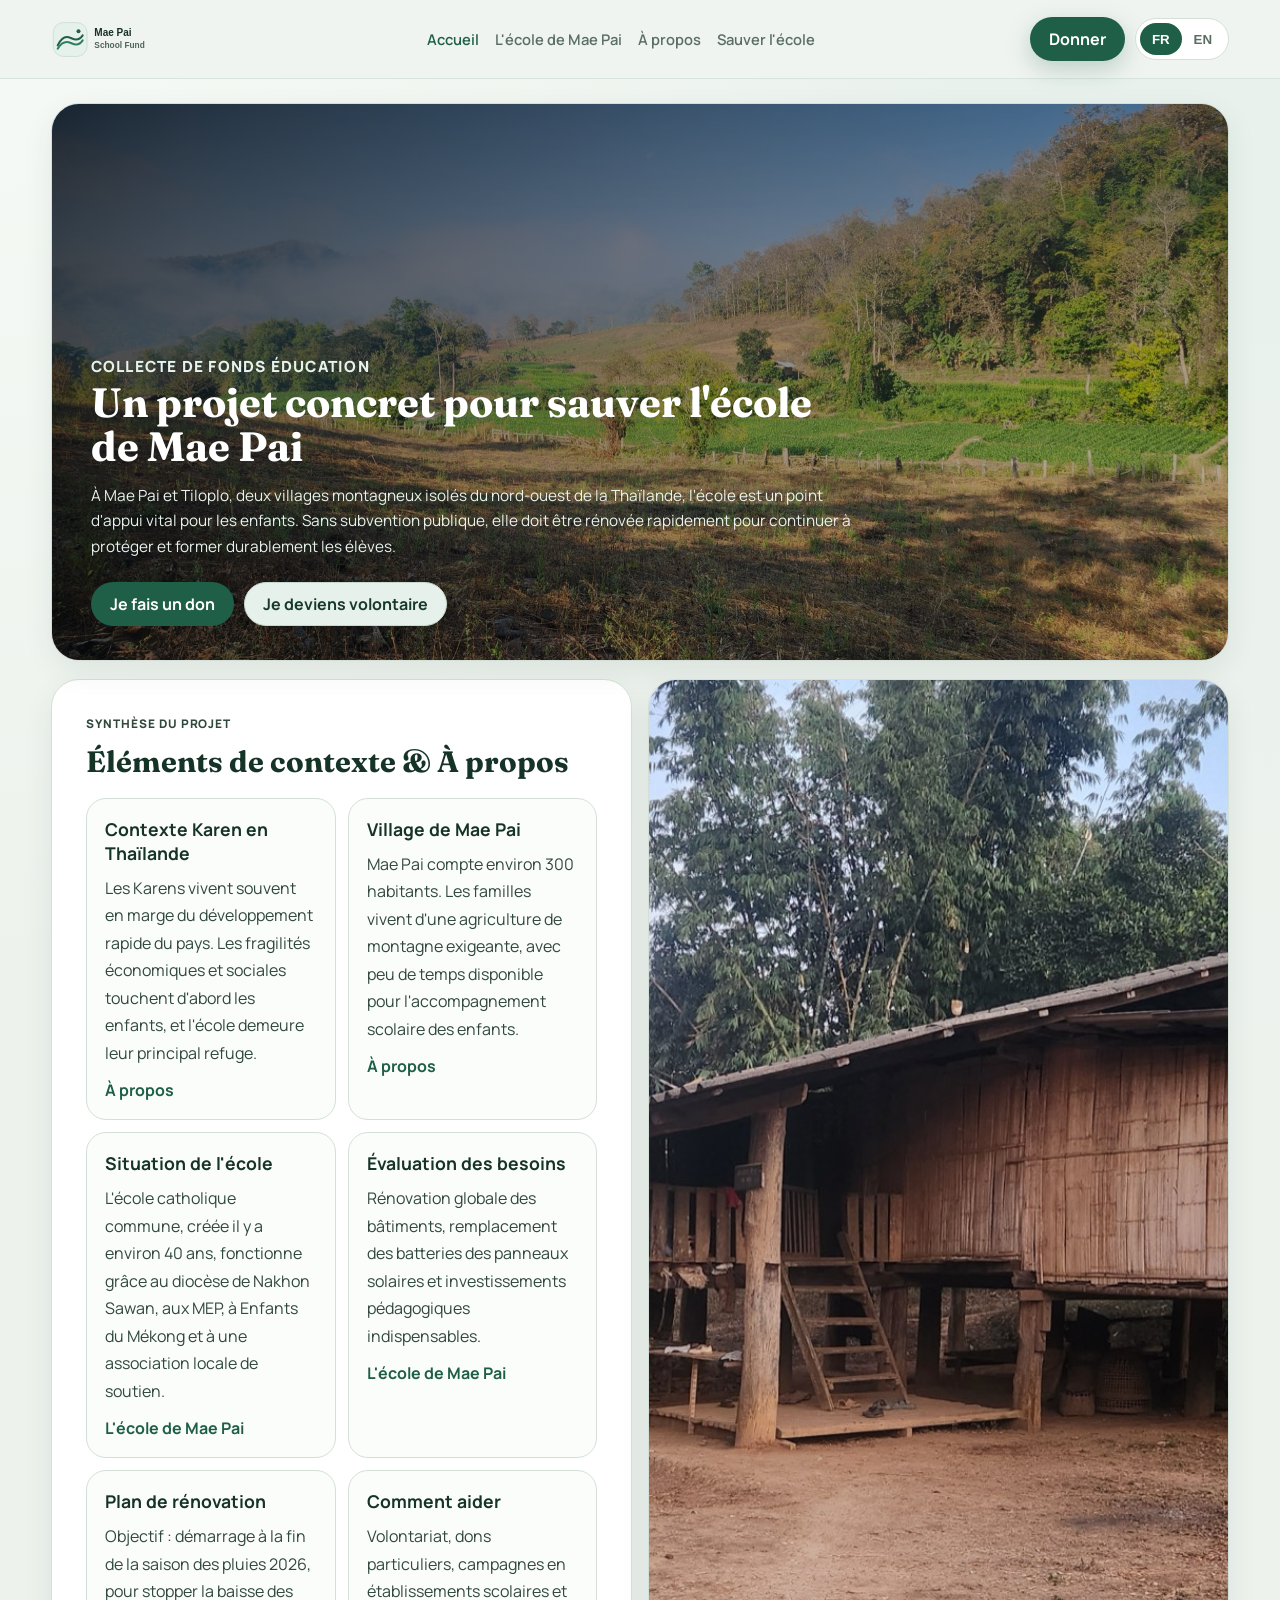
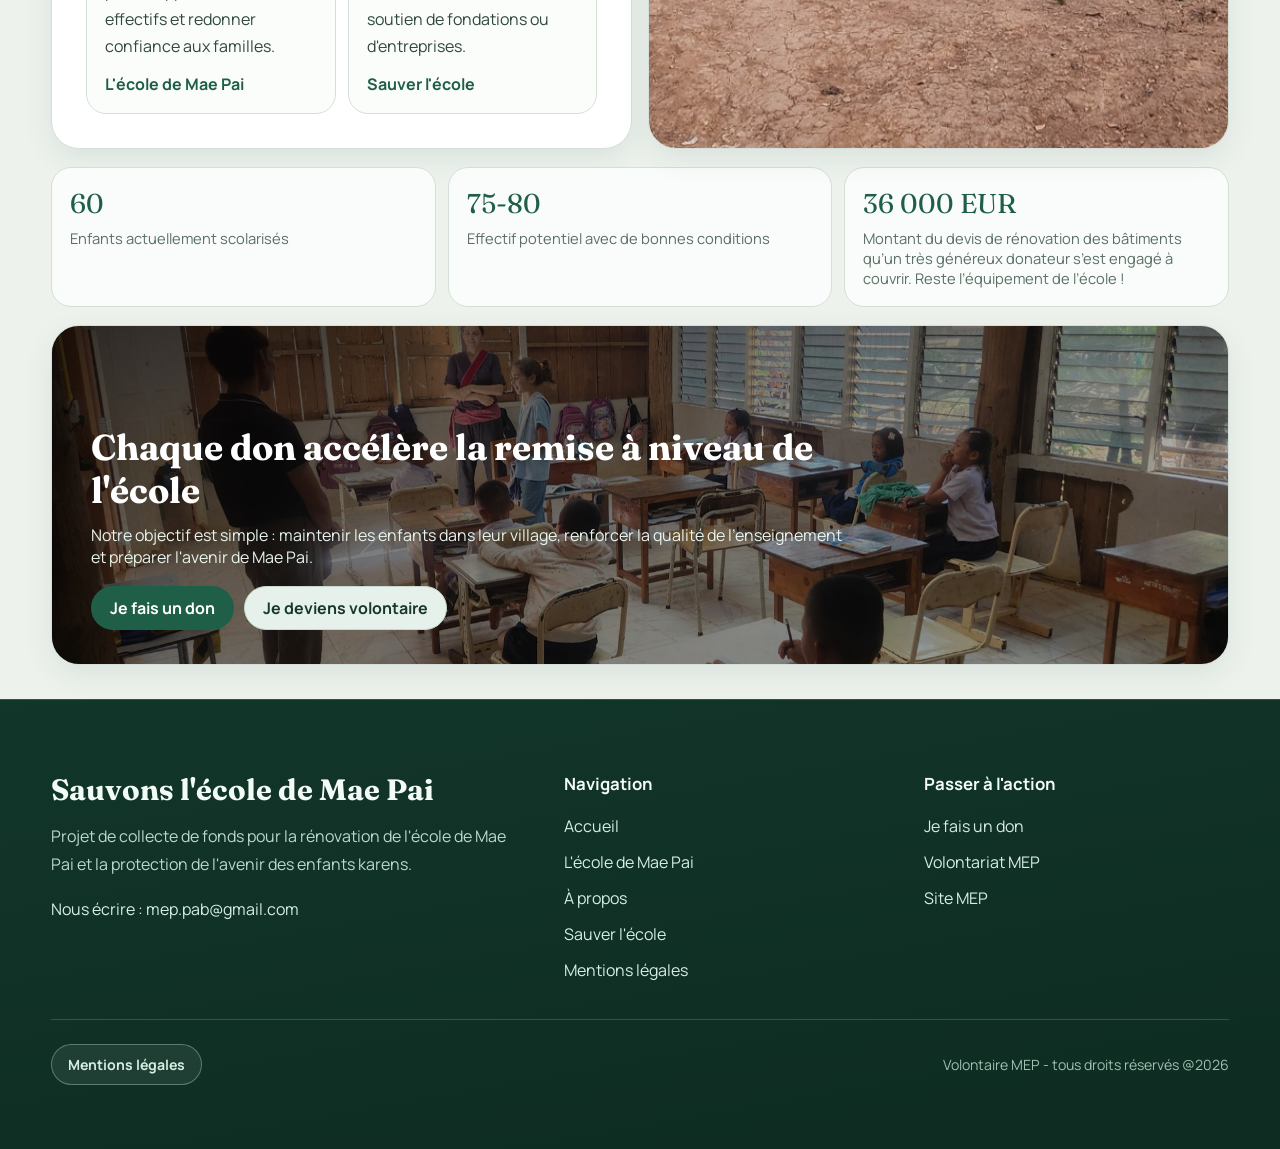
<file: index.html>
<!doctype html>
<html lang="fr">
  <head>
    <meta charset="UTF-8" />
    <meta name="viewport" content="width=device-width, initial-scale=1.0" />
    <title>Sauvons l'école de Mae Pai | Mae Pai School Fund</title>
    <meta name="description" content="Collecte de fonds pour la rénovation de l'école de Mae Pai en Thaïlande." />
    <meta name="theme-color" content="#1f5f47" />
    <link rel="icon" type="image/svg+xml" href="./assets/favicon.svg" />
    <link rel="preconnect" href="https://fonts.googleapis.com" />
    <link rel="preconnect" href="https://fonts.gstatic.com" crossorigin />
    <link href="https://fonts.googleapis.com/css2?family=Fraunces:opsz,wght@9..144,600;9..144,700&family=Manrope:wght@400;500;600;700;800&display=swap" rel="stylesheet" />
    <link rel="preload" as="image" href="./assets/images/accueil-20260207_091604.jpg" />
    <link rel="stylesheet" href="./styles.css?v=20260302b" />
  </head>
  <body data-page="home" data-title-key="home.title">
    <header class="site-header">
      <div class="container header-row">
        <a class="brand" href="./index.html"><img src="./assets/logo-maepai.svg" alt="Mae Pai School Fund" /></a>
        <nav class="main-nav" id="main-nav">
          <a href="./index.html" data-nav="home" data-i18n="common.navHome"></a>
          <a href="./ecole-mae-pai.html" data-nav="school" data-i18n="common.navSchool"></a>
          <a href="./a-propos.html" data-nav="about" data-i18n="common.navAbout"></a>
          <a href="./sauver-ecole-mae-pai.html" data-nav="save" data-i18n="common.navSave"></a>
          <div class="nav-lang">
            <div class="lang-toggle" role="group" aria-label="Language switch"><button type="button" data-lang="fr">FR</button><button type="button" data-lang="en">EN</button></div>
          </div>
        </nav>
        <div class="header-actions">
          <a class="donate-btn" data-link="donate" target="_blank" rel="noreferrer" data-i18n="common.donate"></a>
          <div class="lang-toggle desktop-lang" role="group" aria-label="Language switch"><button type="button" data-lang="fr">FR</button><button type="button" data-lang="en">EN</button></div>
        </div>
        <button class="menu-toggle" id="menu-toggle" type="button" aria-label="Ouvrir le menu" aria-expanded="false">
          <span></span><span></span><span></span>
        </button>
      </div>
    </header>

    <main class="page-main">
      <section class="container card hero">
        <img src="./assets/images/accueil-20260207_091604.jpg" alt="Village de Mae Pai" width="1800" height="1014" fetchpriority="high" />
        <div class="hero-overlay"></div>
        <div class="hero-content">
          <p class="eyebrow" data-i18n="home.heroKicker"></p>
          <h1 data-i18n="home.heroTitle"></h1>
          <p data-i18n="home.heroText"></p>
          <div class="hero-actions">
            <a class="btn btn-primary" data-link="donate" target="_blank" rel="noreferrer" data-i18n="common.ctaDonate"></a>
            <a class="btn btn-secondary" data-link="volunteer" target="_blank" rel="noreferrer" data-i18n="common.ctaVolunteer"></a>
          </div>
        </div>
      </section>

      <section class="container section section-grid">
        <article class="card text-card">
          <p class="label" data-i18n="home.quickLabel"></p>
          <h2 data-i18n="home.quickTitle"></h2>
          <div class="quick-links" style="margin-top: 18px">
            <article class="info-card"><h3 data-i18n="home.card1Title"></h3><p data-i18n="home.card1Text"></p><a href="./a-propos.html" data-i18n="common.navAbout"></a></article>
            <article class="info-card"><h3 data-i18n="home.card2Title"></h3><p data-i18n="home.card2Text"></p><a href="./a-propos.html" data-i18n="common.navAbout"></a></article>
            <article class="info-card"><h3 data-i18n="home.card3Title"></h3><p data-i18n="home.card3Text"></p><a href="./ecole-mae-pai.html" data-i18n="common.navSchool"></a></article>
            <article class="info-card"><h3 data-i18n="home.card4Title"></h3><p data-i18n="home.card4Text"></p><a href="./ecole-mae-pai.html#besoins" data-i18n="common.navSchool"></a></article>
            <article class="info-card"><h3 data-i18n="home.card5Title"></h3><p data-i18n="home.card5Text"></p><a href="./ecole-mae-pai.html#plan" data-i18n="common.navSchool"></a></article>
            <article class="info-card"><h3 data-i18n="home.card6Title"></h3><p data-i18n="home.card6Text"></p><a href="./sauver-ecole-mae-pai.html" data-i18n="common.navSave"></a></article>
          </div>
        </article>
        <article class="card media-card">
          <img src="./assets/images/village-20260130_182746.jpg" alt="Maison du village" width="1800" height="1014" loading="lazy" decoding="async" />
        </article>
      </section>

      <section class="container section stats">
        <article class="stat"><p class="value" data-i18n="home.stats1Value"></p><p class="name" data-i18n="home.stats1Name"></p></article>
        <article class="stat"><p class="value" data-i18n="home.stats2Value"></p><p class="name" data-i18n="home.stats2Name"></p></article>
        <article class="stat"><p class="value" data-i18n="home.stats3Value"></p><p class="name" data-i18n="home.stats3Name"></p></article>
      </section>

      <section class="container card spotlight-cta">
        <img src="./assets/images/volontariat-20260209_142952.jpg" alt="Enfants de Mae Pai" width="1800" height="1014" loading="lazy" decoding="async" />
        <div class="spotlight-overlay"></div>
        <div class="spotlight-content">
          <h2 data-i18n="home.lastTitle"></h2>
          <p data-i18n="home.lastText"></p>
          <div class="spotlight-actions">
            <a class="btn btn-primary" data-link="donate" target="_blank" rel="noreferrer" data-i18n="common.ctaDonate"></a>
            <a class="btn btn-secondary" data-link="volunteer" target="_blank" rel="noreferrer" data-i18n="common.ctaVolunteer"></a>
          </div>
        </div>
      </section>
    </main>

    <footer class="site-footer">
      <div class="container footer-wrap">
        <div class="footer-top">
          <div>
            <h2 data-i18n="common.footerTitle"></h2>
            <p data-i18n="common.footerText"></p>
            <div class="footer-links"><a href="mailto:mep.pab@gmail.com" data-i18n="common.footerContact"></a></div>
          </div>
          <div>
            <h3 data-i18n="common.footerNavTitle"></h3>
            <div class="footer-nav">
              <a href="./index.html" data-i18n="common.navHome"></a>
              <a href="./ecole-mae-pai.html" data-i18n="common.navSchool"></a>
              <a href="./a-propos.html" data-i18n="common.navAbout"></a>
              <a href="./sauver-ecole-mae-pai.html" data-i18n="common.navSave"></a>
              <a href="./mentions-legales.html" data-i18n="common.legalPage"></a>
            </div>
          </div>
          <div>
            <h3 data-i18n="common.footerActionTitle"></h3>
            <div class="footer-actions">
              <a data-link="donate" target="_blank" rel="noreferrer" data-i18n="common.ctaDonate"></a>
              <a data-link="volunteer" target="_blank" rel="noreferrer" data-i18n="common.volunteerSite"></a>
              <a data-link="mep" target="_blank" rel="noreferrer" data-i18n="common.mepSite"></a>
            </div>
          </div>
        </div>
        <div class="footer-bottom"><a class="footer-legal-link" href="./mentions-legales.html" data-i18n="common.legalPage"></a><span data-i18n="common.footerRights"></span></div>
      </div>
    </footer>

    <script src="./app.js?v=20260302b" defer></script>
  </body>
</html>
</file>
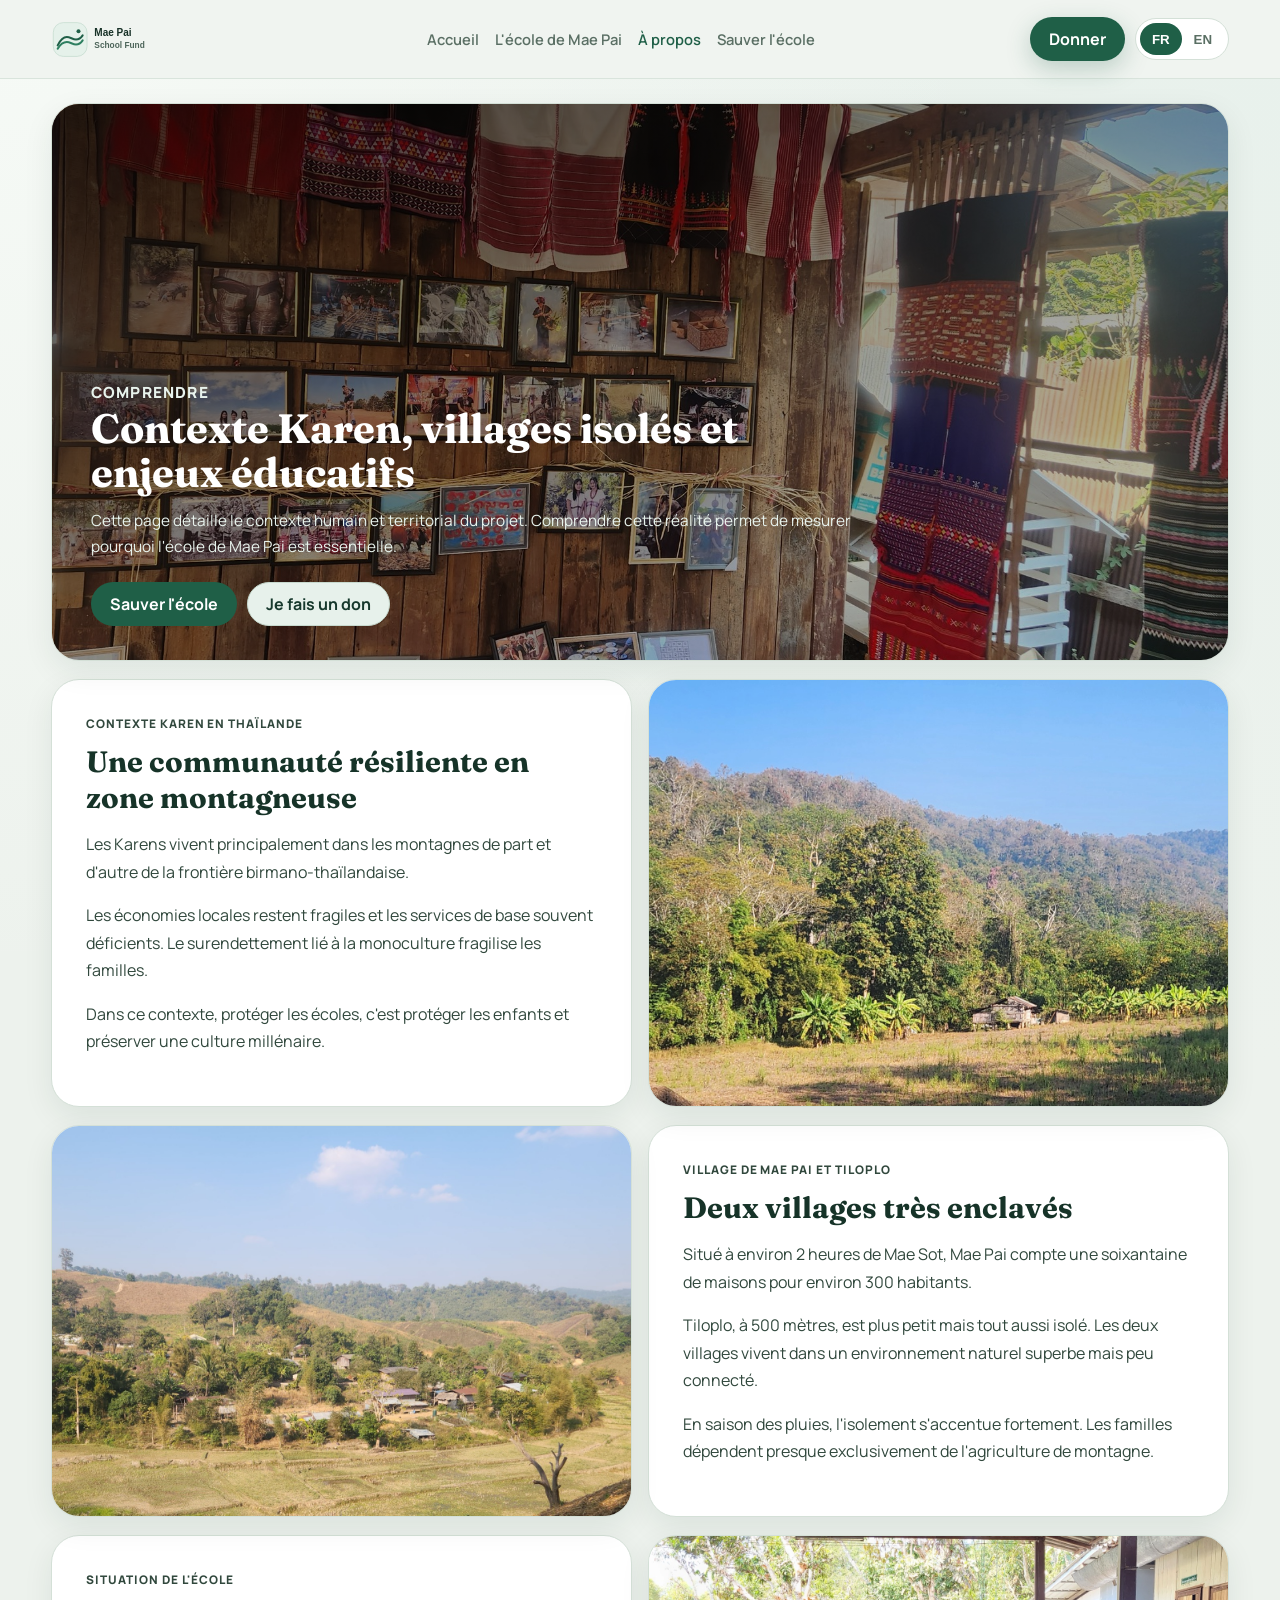
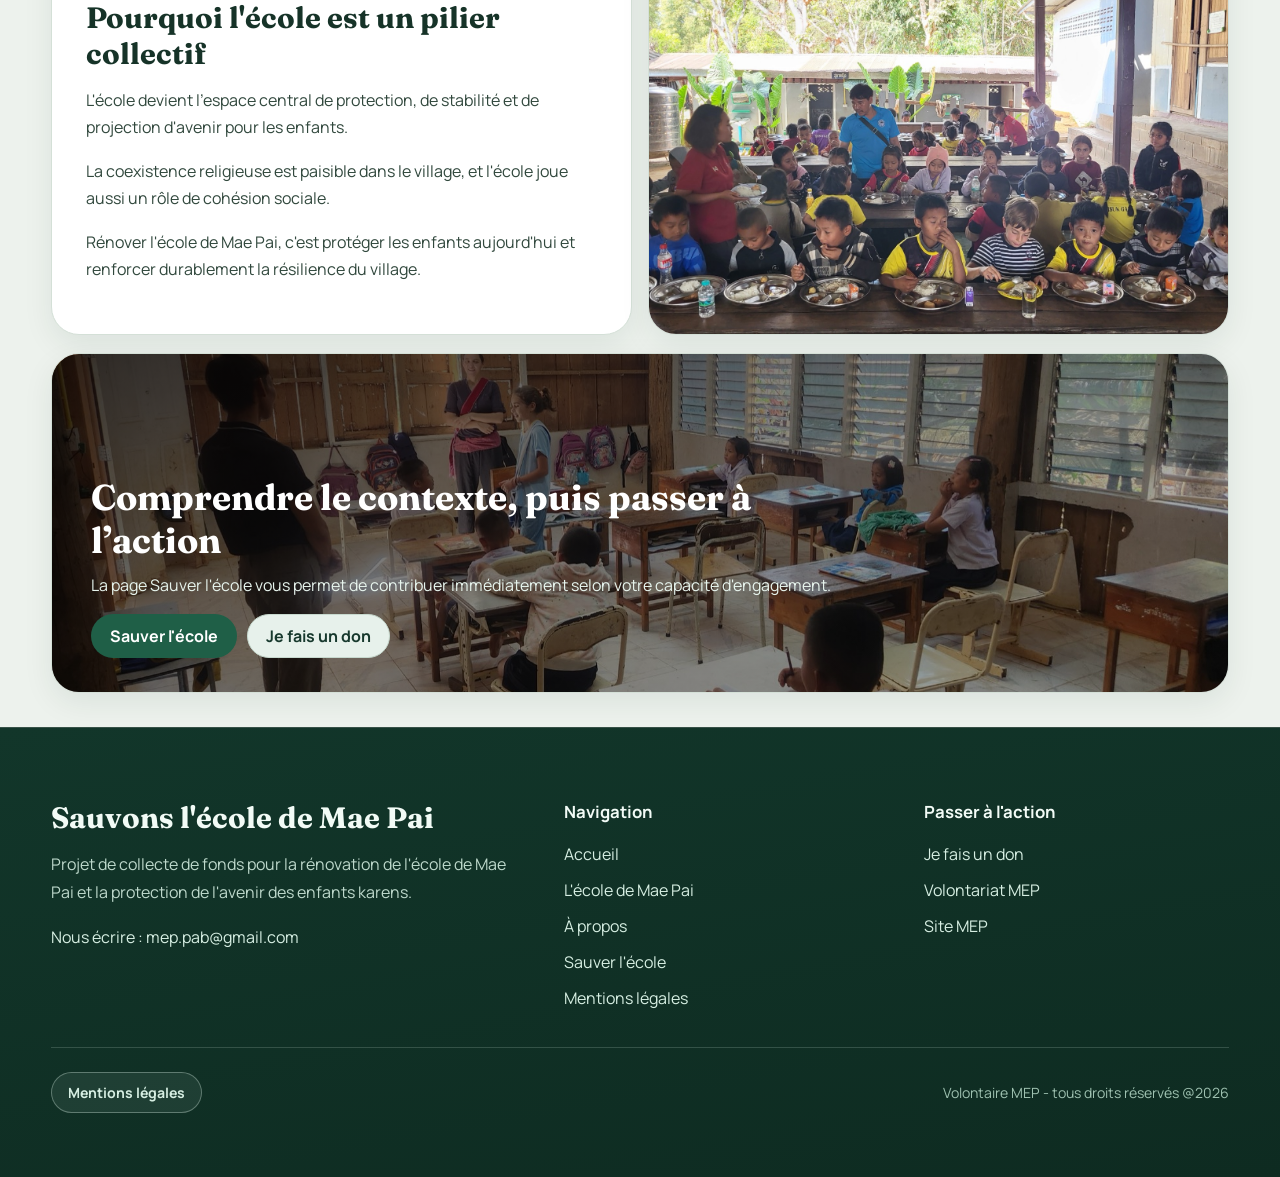
<file: a-propos.html>
<!doctype html>
<html lang="fr">
  <head>
    <meta charset="UTF-8" />
    <meta name="viewport" content="width=device-width, initial-scale=1.0" />
    <title>À propos | Mae Pai School Fund</title>
    <meta name="description" content="Contexte Karen en Thaïlande, village de Mae Pai et situation de l'école." />
    <link rel="preconnect" href="https://fonts.googleapis.com" />
    <link rel="preconnect" href="https://fonts.gstatic.com" crossorigin />
    <link href="https://fonts.googleapis.com/css2?family=Fraunces:opsz,wght@9..144,600;9..144,700&family=Manrope:wght@400;500;600;700;800&display=swap" rel="stylesheet" />
    <link rel="preload" as="image" href="./assets/images/karens-20260206_141803.jpg" />
    <link rel="icon" type="image/svg+xml" href="./assets/favicon.svg" />
    <link rel="stylesheet" href="./styles.css?v=20260302b" />
  </head>
  <body data-page="about" data-title-key="about.title">
    <header class="site-header">
      <div class="container header-row">
        <a class="brand" href="./index.html"><img src="./assets/logo-maepai.svg" alt="Mae Pai School Fund" /></a>
        <nav class="main-nav" id="main-nav">
          <a href="./index.html" data-nav="home" data-i18n="common.navHome"></a>
          <a href="./ecole-mae-pai.html" data-nav="school" data-i18n="common.navSchool"></a>
          <a href="./a-propos.html" data-nav="about" data-i18n="common.navAbout"></a>
          <a href="./sauver-ecole-mae-pai.html" data-nav="save" data-i18n="common.navSave"></a>
          <div class="nav-lang">
            <div class="lang-toggle" role="group" aria-label="Language switch"><button type="button" data-lang="fr">FR</button><button type="button" data-lang="en">EN</button></div>
          </div>
        </nav>
        <div class="header-actions">
          <a class="donate-btn" data-link="donate" target="_blank" rel="noreferrer" data-i18n="common.donate"></a>
          <div class="lang-toggle desktop-lang" role="group" aria-label="Language switch"><button type="button" data-lang="fr">FR</button><button type="button" data-lang="en">EN</button></div>
        </div>
        <button class="menu-toggle" id="menu-toggle" type="button" aria-label="Ouvrir le menu" aria-expanded="false">
          <span></span><span></span><span></span>
        </button>
      </div>
    </header>

    <main class="page-main">
      <section class="container card hero">
        <img src="./assets/images/karens-20260206_141803.jpg" alt="Contexte Karen" width="1800" height="1193" fetchpriority="high" />
        <div class="hero-overlay"></div>
        <div class="hero-content">
          <p class="eyebrow" data-i18n="about.heroKicker"></p>
          <h1 data-i18n="about.heroTitle"></h1>
          <p data-i18n="about.heroText"></p>
          <div class="hero-actions"><a class="btn btn-primary" href="./sauver-ecole-mae-pai.html" data-i18n="common.navSave"></a><a class="btn btn-secondary" data-link="donate" target="_blank" rel="noreferrer" data-i18n="common.ctaDonate"></a></div>
        </div>
      </section>

      <section class="container section section-grid">
        <article class="card text-card">
          <p class="label" data-i18n="about.s1Label"></p>
          <h2 data-i18n="about.s1Title"></h2>
          <p data-i18n="about.s1Text1"></p>
          <p data-i18n="about.s1Text2"></p>
          <p data-i18n="about.s1Text3"></p>
        </article>
        <article class="card media-card"><img src="./assets/images/karens-20260207_091623.jpg" alt="Communaute Karen" width="1800" height="1028" loading="lazy" decoding="async" /></article>
      </section>

      <section class="container section section-grid">
        <article class="card media-card"><img src="./assets/images/village-20260201_155423.jpg" alt="Village de Mae Pai" width="1800" height="974" loading="lazy" decoding="async" /></article>
        <article class="card text-card">
          <p class="label" data-i18n="about.s2Label"></p>
          <h2 data-i18n="about.s2Title"></h2>
          <p data-i18n="about.s2Text1"></p>
          <p data-i18n="about.s2Text2"></p>
          <p data-i18n="about.s2Text3"></p>
        </article>
      </section>

      <section class="container section section-grid">
        <article class="card text-card">
          <p class="label" data-i18n="about.s3Label"></p>
          <h2 data-i18n="about.s3Title"></h2>
          <p data-i18n="about.s3Text1"></p>
          <p data-i18n="about.s3Text2"></p>
          <p data-i18n="about.s3Text3"></p>
        </article>
        <article class="card media-card"><img src="./assets/images/ecole-20260129_113103.jpg" alt="École de Mae Pai" width="1800" height="1013" loading="lazy" decoding="async" /></article>
      </section>

      <section class="container card spotlight-cta">
        <img src="./assets/images/volontariat-20260209_142952.jpg" alt="Soutenir les enfants" width="1800" height="1014" loading="lazy" decoding="async" />
        <div class="spotlight-overlay"></div>
        <div class="spotlight-content">
          <h2 data-i18n="about.lastTitle"></h2>
          <p data-i18n="about.lastText"></p>
          <div class="spotlight-actions"><a class="btn btn-primary" href="./sauver-ecole-mae-pai.html" data-i18n="common.navSave"></a><a class="btn btn-secondary" data-link="donate" target="_blank" rel="noreferrer" data-i18n="common.ctaDonate"></a></div>
        </div>
      </section>
    </main>

    <footer class="site-footer">
      <div class="container footer-wrap">
        <div class="footer-top">
          <div><h2 data-i18n="common.footerTitle"></h2><p data-i18n="common.footerText"></p><div class="footer-links"><a href="mailto:mep.pab@gmail.com" data-i18n="common.footerContact"></a></div></div>
          <div><h3 data-i18n="common.footerNavTitle"></h3><div class="footer-nav"><a href="./index.html" data-i18n="common.navHome"></a><a href="./ecole-mae-pai.html" data-i18n="common.navSchool"></a><a href="./a-propos.html" data-i18n="common.navAbout"></a><a href="./sauver-ecole-mae-pai.html" data-i18n="common.navSave"></a>
              <a href="./mentions-legales.html" data-i18n="common.legalPage"></a></div></div>
          <div><h3 data-i18n="common.footerActionTitle"></h3><div class="footer-actions"><a data-link="donate" target="_blank" rel="noreferrer" data-i18n="common.ctaDonate"></a><a data-link="volunteer" target="_blank" rel="noreferrer" data-i18n="common.volunteerSite"></a><a data-link="mep" target="_blank" rel="noreferrer" data-i18n="common.mepSite"></a></div></div>
        </div>
        <div class="footer-bottom"><a class="footer-legal-link" href="./mentions-legales.html" data-i18n="common.legalPage"></a><span data-i18n="common.footerRights"></span></div>
      </div>
    </footer>

    <script src="./app.js?v=20260302b" defer></script>
  </body>
</html>
</file>
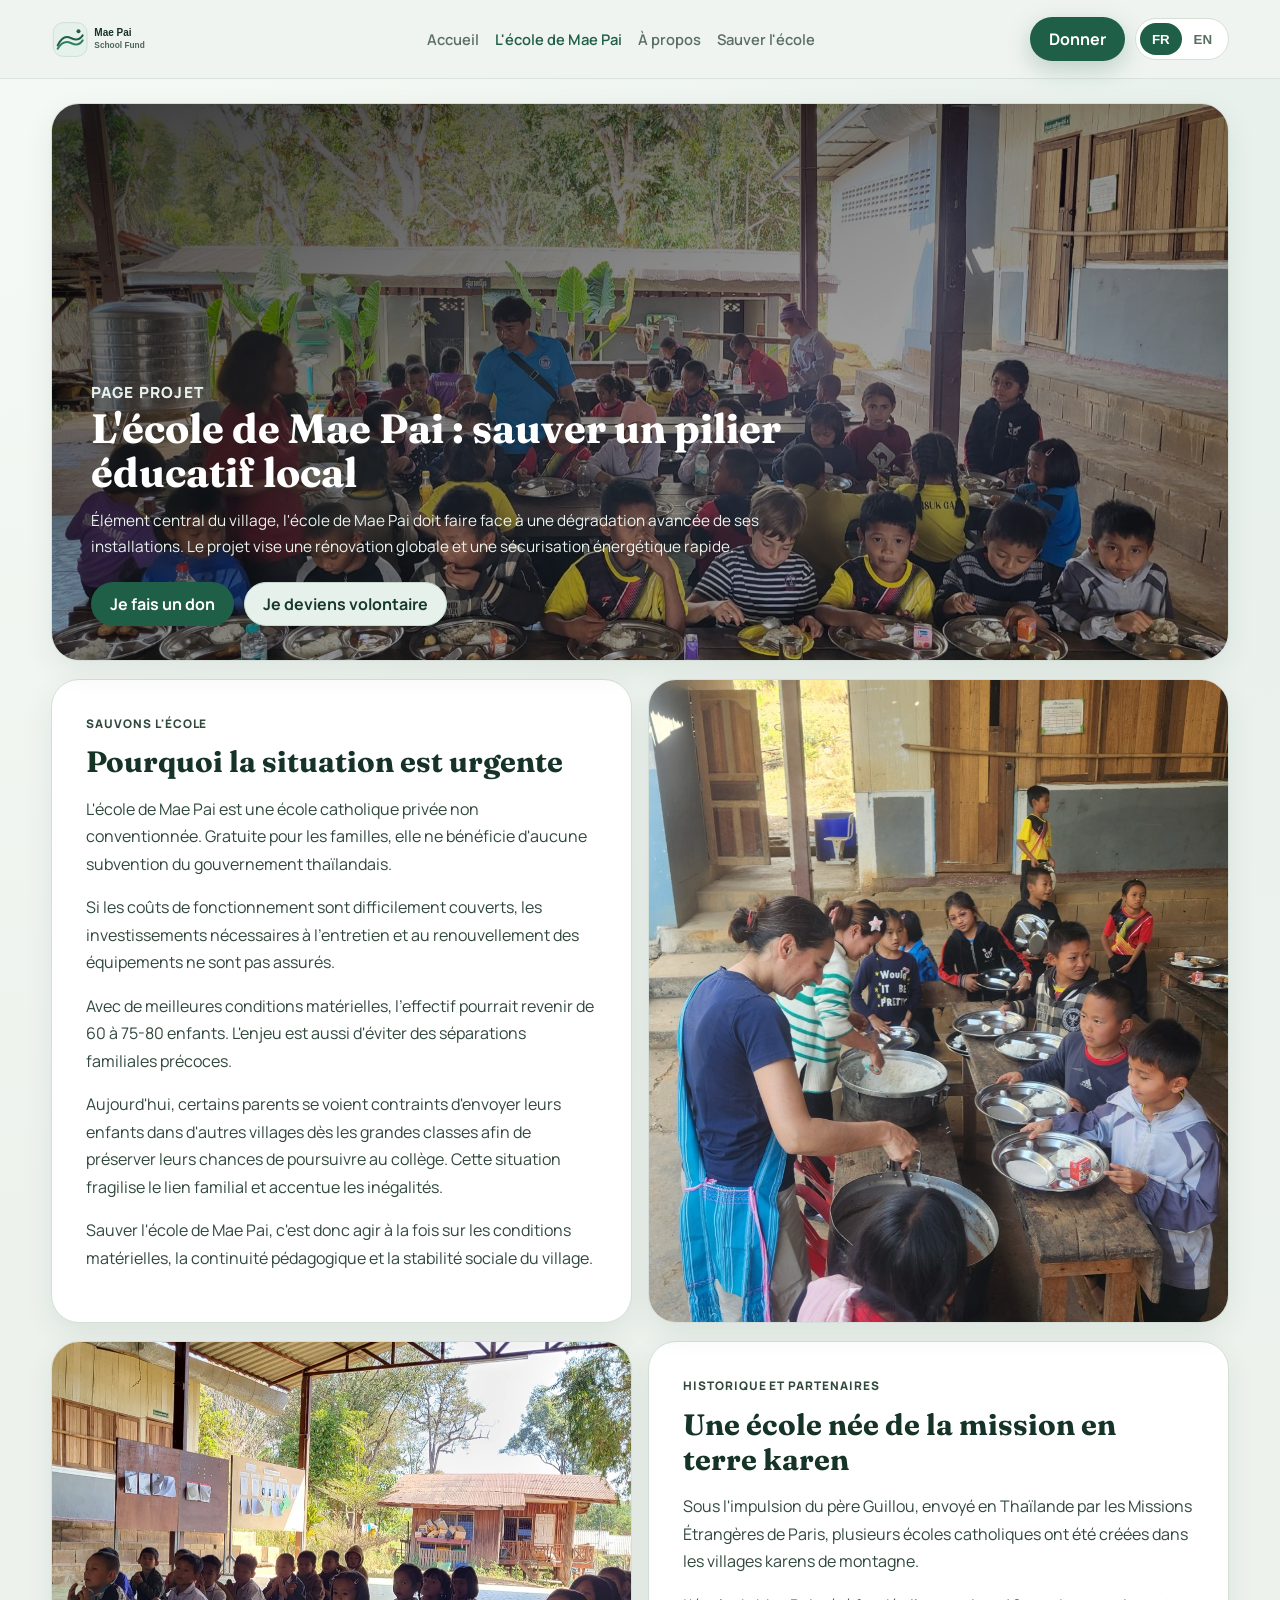
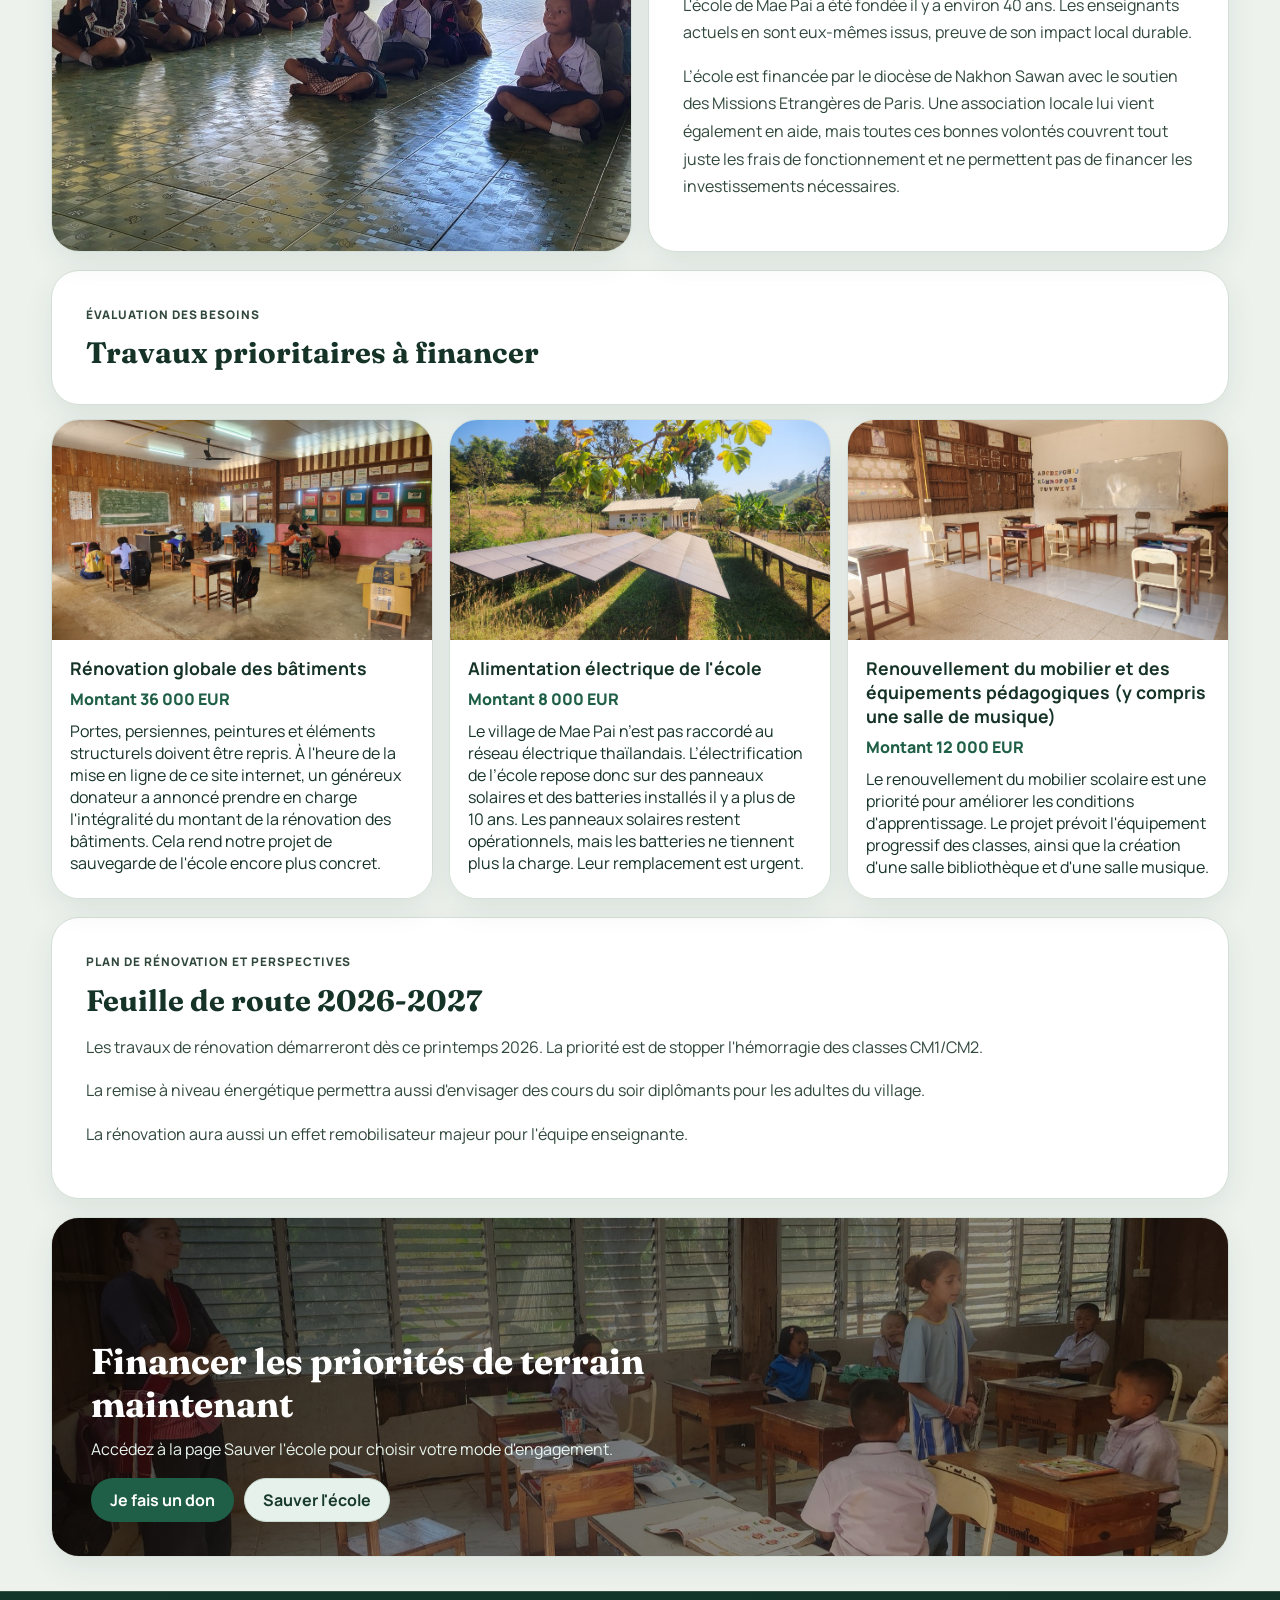
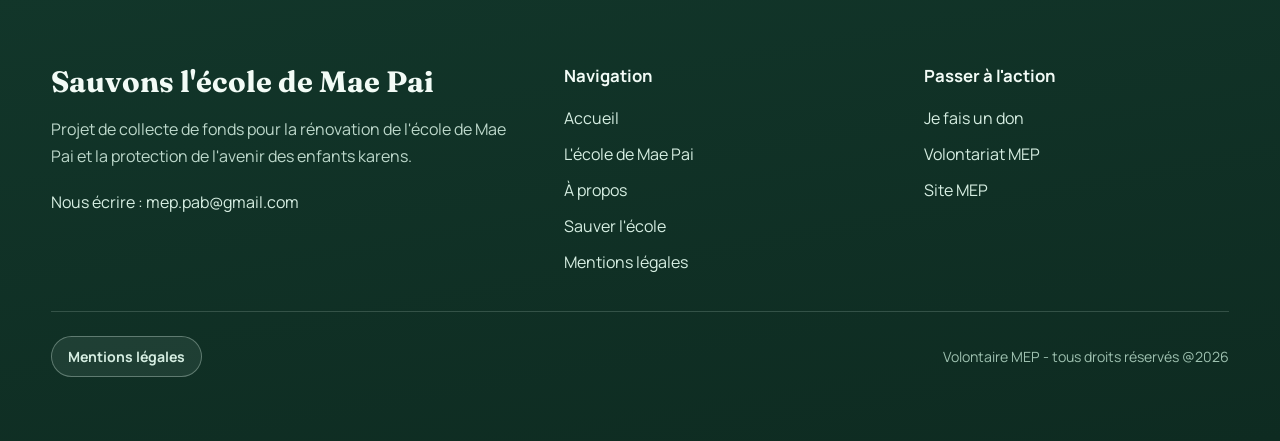
<file: ecole-mae-pai.html>
<!doctype html>
<html lang="fr">
  <head>
    <meta charset="UTF-8" />
    <meta name="viewport" content="width=device-width, initial-scale=1.0" />
    <title>L'école de Mae Pai | Mae Pai School Fund</title>
    <meta name="description" content="Situation de l'école de Mae Pai, évaluation des besoins et plan de rénovation." />
    <link rel="icon" type="image/svg+xml" href="./assets/favicon.svg" />
    <link rel="preconnect" href="https://fonts.googleapis.com" />
    <link rel="preconnect" href="https://fonts.gstatic.com" crossorigin />
    <link href="https://fonts.googleapis.com/css2?family=Fraunces:opsz,wght@9..144,600;9..144,700&family=Manrope:wght@400;500;600;700;800&display=swap" rel="stylesheet" />
    <link rel="preload" as="image" href="./assets/images/ecole-20260129_113103.jpg" />
    <link rel="stylesheet" href="./styles.css?v=20260302b" />
  </head>
  <body data-page="school" data-title-key="school.title">
    <header class="site-header">
      <div class="container header-row">
        <a class="brand" href="./index.html"><img src="./assets/logo-maepai.svg" alt="Mae Pai School Fund" /></a>
        <nav class="main-nav" id="main-nav">
          <a href="./index.html" data-nav="home" data-i18n="common.navHome"></a>
          <a href="./ecole-mae-pai.html" data-nav="school" data-i18n="common.navSchool"></a>
          <a href="./a-propos.html" data-nav="about" data-i18n="common.navAbout"></a>
          <a href="./sauver-ecole-mae-pai.html" data-nav="save" data-i18n="common.navSave"></a>
          <div class="nav-lang">
            <div class="lang-toggle" role="group" aria-label="Language switch"><button type="button" data-lang="fr">FR</button><button type="button" data-lang="en">EN</button></div>
          </div>
        </nav>
        <div class="header-actions">
          <a class="donate-btn" data-link="donate" target="_blank" rel="noreferrer" data-i18n="common.donate"></a>
          <div class="lang-toggle desktop-lang" role="group" aria-label="Language switch"><button type="button" data-lang="fr">FR</button><button type="button" data-lang="en">EN</button></div>
        </div>
        <button class="menu-toggle" id="menu-toggle" type="button" aria-label="Ouvrir le menu" aria-expanded="false">
          <span></span><span></span><span></span>
        </button>
      </div>
    </header>

    <main class="page-main">
      <section class="container card hero">
        <img src="./assets/images/ecole-20260129_113103.jpg" alt="École de Mae Pai" width="1800" height="1013" fetchpriority="high" />
        <div class="hero-overlay"></div>
        <div class="hero-content">
          <p class="eyebrow" data-i18n="school.heroKicker"></p>
          <h1 data-i18n="school.heroTitle"></h1>
          <p data-i18n="school.heroText"></p>
          <div class="hero-actions"><a class="btn btn-primary" data-link="donate" target="_blank" rel="noreferrer" data-i18n="common.ctaDonate"></a><a class="btn btn-secondary" data-link="volunteer" target="_blank" rel="noreferrer" data-i18n="common.ctaVolunteer"></a></div>
        </div>
      </section>

      <section class="container section section-grid">
        <article class="card text-card">
          <p class="label" data-i18n="school.s1Label"></p>
          <h2 data-i18n="school.s1Title"></h2>
          <p data-i18n="school.s1Text1"></p>
          <p data-i18n="school.s1Text2"></p>
          <p data-i18n="school.s1Text3"></p>
          <p data-i18n="school.s1Text4"></p>
          <p data-i18n="school.s1Text5"></p>
        </article>
        <article class="card media-card"><img src="./assets/images/ecole-20260129_110536.jpg" alt="Vie scolaire" width="1800" height="1014" loading="lazy" decoding="async" /></article>
      </section>

      <section class="container section section-grid">
        <article class="card media-card"><img src="./assets/images/ecole-20260128_112713.jpg" alt="Batiment de l ecole" width="1800" height="1014" loading="lazy" decoding="async" /></article>
        <article class="card text-card">
          <p class="label" data-i18n="school.s2Label"></p>
          <h2 data-i18n="school.s2Title"></h2>
          <p data-i18n="school.s2Text1"></p>
          <p data-i18n="school.s2Text2"></p>
          <p data-i18n="school.s2Text3"></p>
        </article>
      </section>

      <section class="container section" id="besoins">
        <article class="card text-card"><p class="label" data-i18n="school.s3Label"></p><h2 data-i18n="school.s3Title"></h2></article>
        <div class="section-grid three" style="margin-top: 14px">
          <article class="card feature-card"><img src="./assets/images/renovation-20260128_110648.jpg" alt="Renovation" width="1800" height="1014" loading="lazy" decoding="async" /><div class="body"><h3 data-i18n="school.s3Card1Title"></h3><p class="feature-amount" data-i18n="school.s3Card1Amount"></p><p data-i18n="school.s3Card1Text"></p></div></article>
          <article class="card feature-card"><img src="./assets/images/renovation-20260128_111233.jpg" alt="Electricite" width="1800" height="1014" loading="lazy" decoding="async" /><div class="body"><h3 data-i18n="school.s3Card2Title"></h3><p class="feature-amount" data-i18n="school.s3Card2Amount"></p><p data-i18n="school.s3Card2Text"></p></div></article>
          <article class="card feature-card"><img src="./assets/images/renovation-20260128_110740.jpg" alt="Hydroelectricite" width="1800" height="1014" loading="lazy" decoding="async" /><div class="body"><h3 data-i18n="school.s3Card3Title"></h3><p class="feature-amount" data-i18n="school.s3Card3Amount"></p><p data-i18n="school.s3Card3Text"></p></div></article>
        </div>
      </section>

      <section class="container section" id="plan">
        <article class="card text-card">
          <p class="label" data-i18n="school.s4Label"></p>
          <h2 data-i18n="school.s4Title"></h2>
          <p data-i18n="school.s4Text1"></p>
          <p data-i18n="school.s4Text2"></p>
          <p data-i18n="school.s4Text3"></p>
        </article>
      </section>

      <section class="container card spotlight-cta">
        <img src="./assets/images/volontariat-20260209_142935.jpg" alt="Soutenir l ecole" width="1800" height="1014" loading="lazy" decoding="async" />
        <div class="spotlight-overlay"></div>
        <div class="spotlight-content">
          <h2 data-i18n="school.lastTitle"></h2>
          <p data-i18n="school.lastText"></p>
          <div class="spotlight-actions"><a class="btn btn-primary" data-link="donate" target="_blank" rel="noreferrer" data-i18n="common.ctaDonate"></a><a class="btn btn-secondary" href="./sauver-ecole-mae-pai.html" data-i18n="common.navSave"></a></div>
        </div>
      </section>
    </main>

    <footer class="site-footer">
      <div class="container footer-wrap">
        <div class="footer-top">
          <div><h2 data-i18n="common.footerTitle"></h2><p data-i18n="common.footerText"></p><div class="footer-links"><a href="mailto:mep.pab@gmail.com" data-i18n="common.footerContact"></a></div></div>
          <div><h3 data-i18n="common.footerNavTitle"></h3><div class="footer-nav"><a href="./index.html" data-i18n="common.navHome"></a><a href="./ecole-mae-pai.html" data-i18n="common.navSchool"></a><a href="./a-propos.html" data-i18n="common.navAbout"></a><a href="./sauver-ecole-mae-pai.html" data-i18n="common.navSave"></a>
              <a href="./mentions-legales.html" data-i18n="common.legalPage"></a></div></div>
          <div><h3 data-i18n="common.footerActionTitle"></h3><div class="footer-actions"><a data-link="donate" target="_blank" rel="noreferrer" data-i18n="common.ctaDonate"></a><a data-link="volunteer" target="_blank" rel="noreferrer" data-i18n="common.volunteerSite"></a><a data-link="mep" target="_blank" rel="noreferrer" data-i18n="common.mepSite"></a></div></div>
        </div>
        <div class="footer-bottom"><a class="footer-legal-link" href="./mentions-legales.html" data-i18n="common.legalPage"></a><span data-i18n="common.footerRights"></span></div>
      </div>
    </footer>

    <script src="./app.js?v=20260302b" defer></script>
  </body>
</html>
</file>
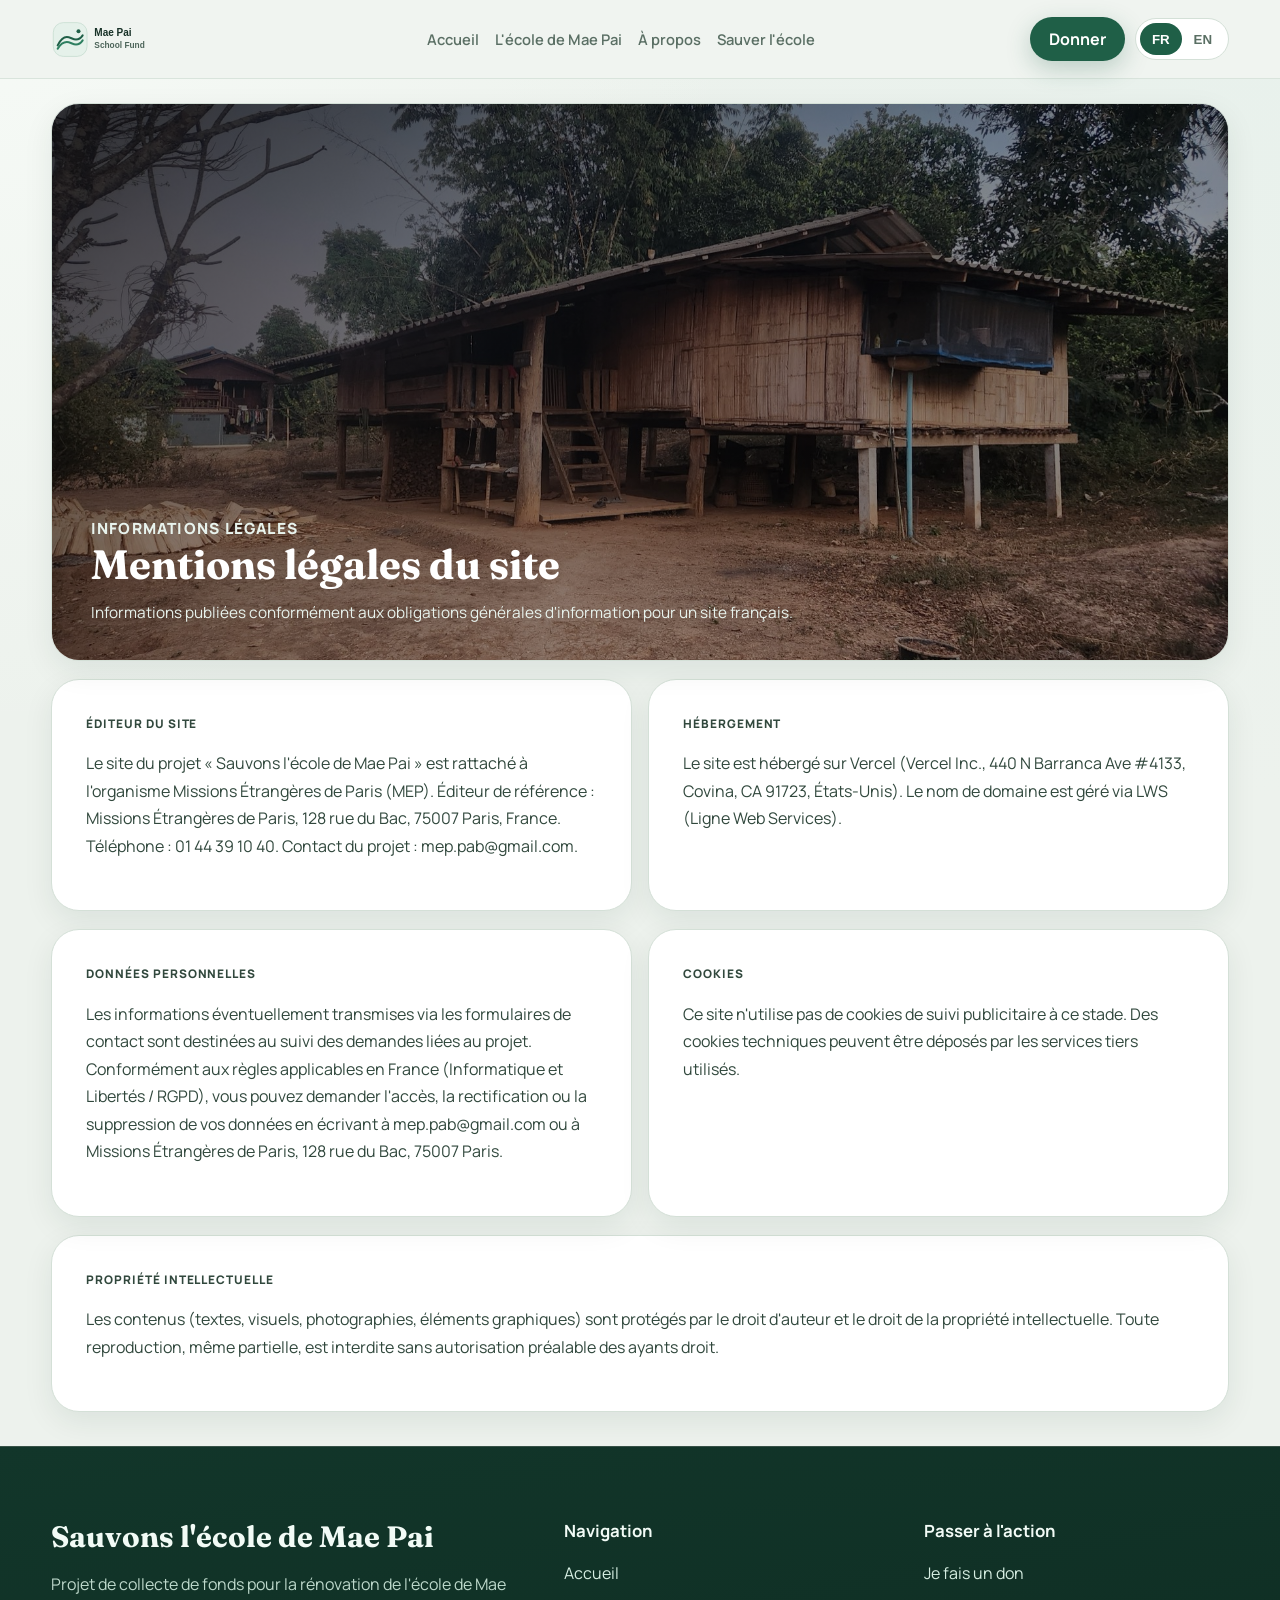
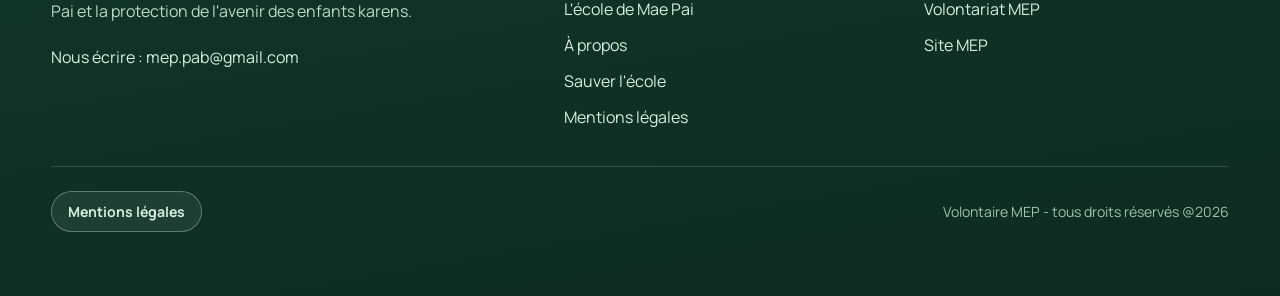
<file: mentions-legales.html>
<!doctype html>
<html lang="fr">
  <head>
    <meta charset="UTF-8" />
    <meta name="viewport" content="width=device-width, initial-scale=1.0" />
    <title>Mentions légales | Mae Pai School Fund</title>
    <meta name="description" content="Mentions légales du site Sauvons l'école de Mae Pai." />
    <link rel="preconnect" href="https://fonts.googleapis.com" />
    <link rel="preconnect" href="https://fonts.gstatic.com" crossorigin />
    <link href="https://fonts.googleapis.com/css2?family=Fraunces:opsz,wght@9..144,600;9..144,700&family=Manrope:wght@400;500;600;700;800&display=swap" rel="stylesheet" />
    <link rel="icon" type="image/svg+xml" href="./assets/favicon.svg" />
    <link rel="stylesheet" href="./styles.css?v=20260302b" />
  </head>
  <body data-page="legal" data-title-key="legal.title">
    <header class="site-header">
      <div class="container header-row">
        <a class="brand" href="./index.html"><img src="./assets/logo-maepai.svg" alt="Mae Pai School Fund" /></a>
        <nav class="main-nav" id="main-nav">
          <a href="./index.html" data-nav="home" data-i18n="common.navHome"></a>
          <a href="./ecole-mae-pai.html" data-nav="school" data-i18n="common.navSchool"></a>
          <a href="./a-propos.html" data-nav="about" data-i18n="common.navAbout"></a>
          <a href="./sauver-ecole-mae-pai.html" data-nav="save" data-i18n="common.navSave"></a>
          <div class="nav-lang">
            <div class="lang-toggle" role="group" aria-label="Language switch"><button type="button" data-lang="fr">FR</button><button type="button" data-lang="en">EN</button></div>
          </div>
        </nav>
        <div class="header-actions">
          <a class="donate-btn" data-link="donate" target="_blank" rel="noreferrer" data-i18n="common.donate"></a>
          <div class="lang-toggle desktop-lang" role="group" aria-label="Language switch"><button type="button" data-lang="fr">FR</button><button type="button" data-lang="en">EN</button></div>
        </div>
        <button class="menu-toggle" id="menu-toggle" type="button" aria-label="Ouvrir le menu" aria-expanded="false">
          <span></span><span></span><span></span>
        </button>
      </div>
    </header>

    <main class="page-main">
      <section class="container card hero">
        <img src="./assets/images/village-20260130_182746.jpg" alt="Mae Pai" width="1800" height="1014" fetchpriority="high" />
        <div class="hero-overlay"></div>
        <div class="hero-content">
          <p class="eyebrow" data-i18n="legal.heroKicker"></p>
          <h1 data-i18n="legal.heroTitle"></h1>
          <p data-i18n="legal.heroText"></p>
        </div>
      </section>

      <section class="container section section-grid">
        <article class="card text-card"><p class="label" data-i18n="legal.edLabel"></p><p data-i18n="legal.edText"></p></article>
        <article class="card text-card"><p class="label" data-i18n="legal.hostLabel"></p><p data-i18n="legal.hostText"></p></article>
      </section>

      <section class="container section section-grid">
        <article class="card text-card"><p class="label" data-i18n="legal.dataLabel"></p><p data-i18n="legal.dataText"></p></article>
        <article class="card text-card"><p class="label" data-i18n="legal.cookiesLabel"></p><p data-i18n="legal.cookiesText"></p></article>
      </section>

      <section class="container section">
        <article class="card text-card"><p class="label" data-i18n="legal.ipLabel"></p><p data-i18n="legal.ipText"></p></article>
      </section>
    </main>

    <footer class="site-footer">
      <div class="container footer-wrap">
        <div class="footer-top">
          <div><h2 data-i18n="common.footerTitle"></h2><p data-i18n="common.footerText"></p><div class="footer-links"><a href="mailto:mep.pab@gmail.com" data-i18n="common.footerContact"></a></div></div>
          <div><h3 data-i18n="common.footerNavTitle"></h3><div class="footer-nav"><a href="./index.html" data-i18n="common.navHome"></a><a href="./ecole-mae-pai.html" data-i18n="common.navSchool"></a><a href="./a-propos.html" data-i18n="common.navAbout"></a><a href="./sauver-ecole-mae-pai.html" data-i18n="common.navSave"></a><a href="./mentions-legales.html" data-i18n="common.legalPage"></a></div></div>
          <div><h3 data-i18n="common.footerActionTitle"></h3><div class="footer-actions"><a data-link="donate" target="_blank" rel="noreferrer" data-i18n="common.ctaDonate"></a><a data-link="volunteer" target="_blank" rel="noreferrer" data-i18n="common.volunteerSite"></a><a data-link="mep" target="_blank" rel="noreferrer" data-i18n="common.mepSite"></a></div></div>
        </div>
        <div class="footer-bottom"><a class="footer-legal-link" href="./mentions-legales.html" data-i18n="common.legalPage"></a><span data-i18n="common.footerRights"></span></div>
      </div>
    </footer>

    <script src="./app.js?v=20260302b" defer></script>
  </body>
</html>
</file>
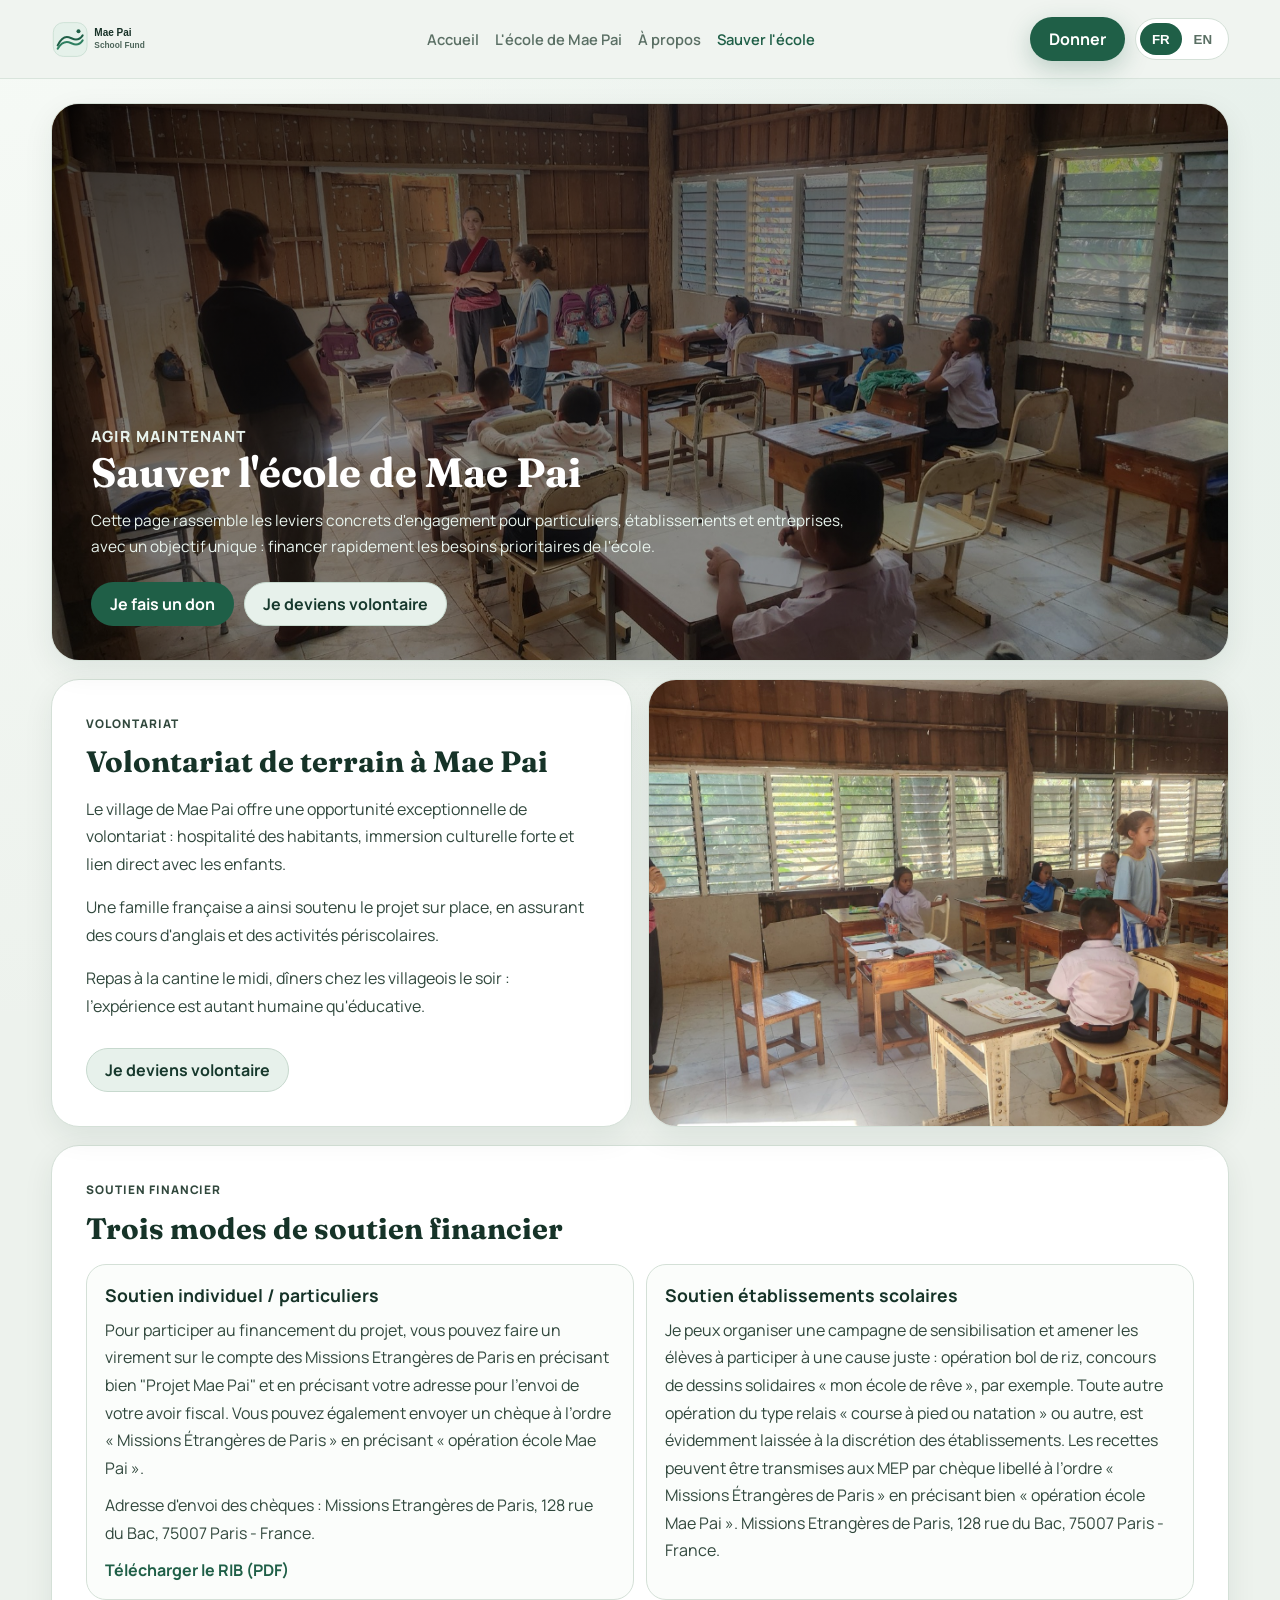
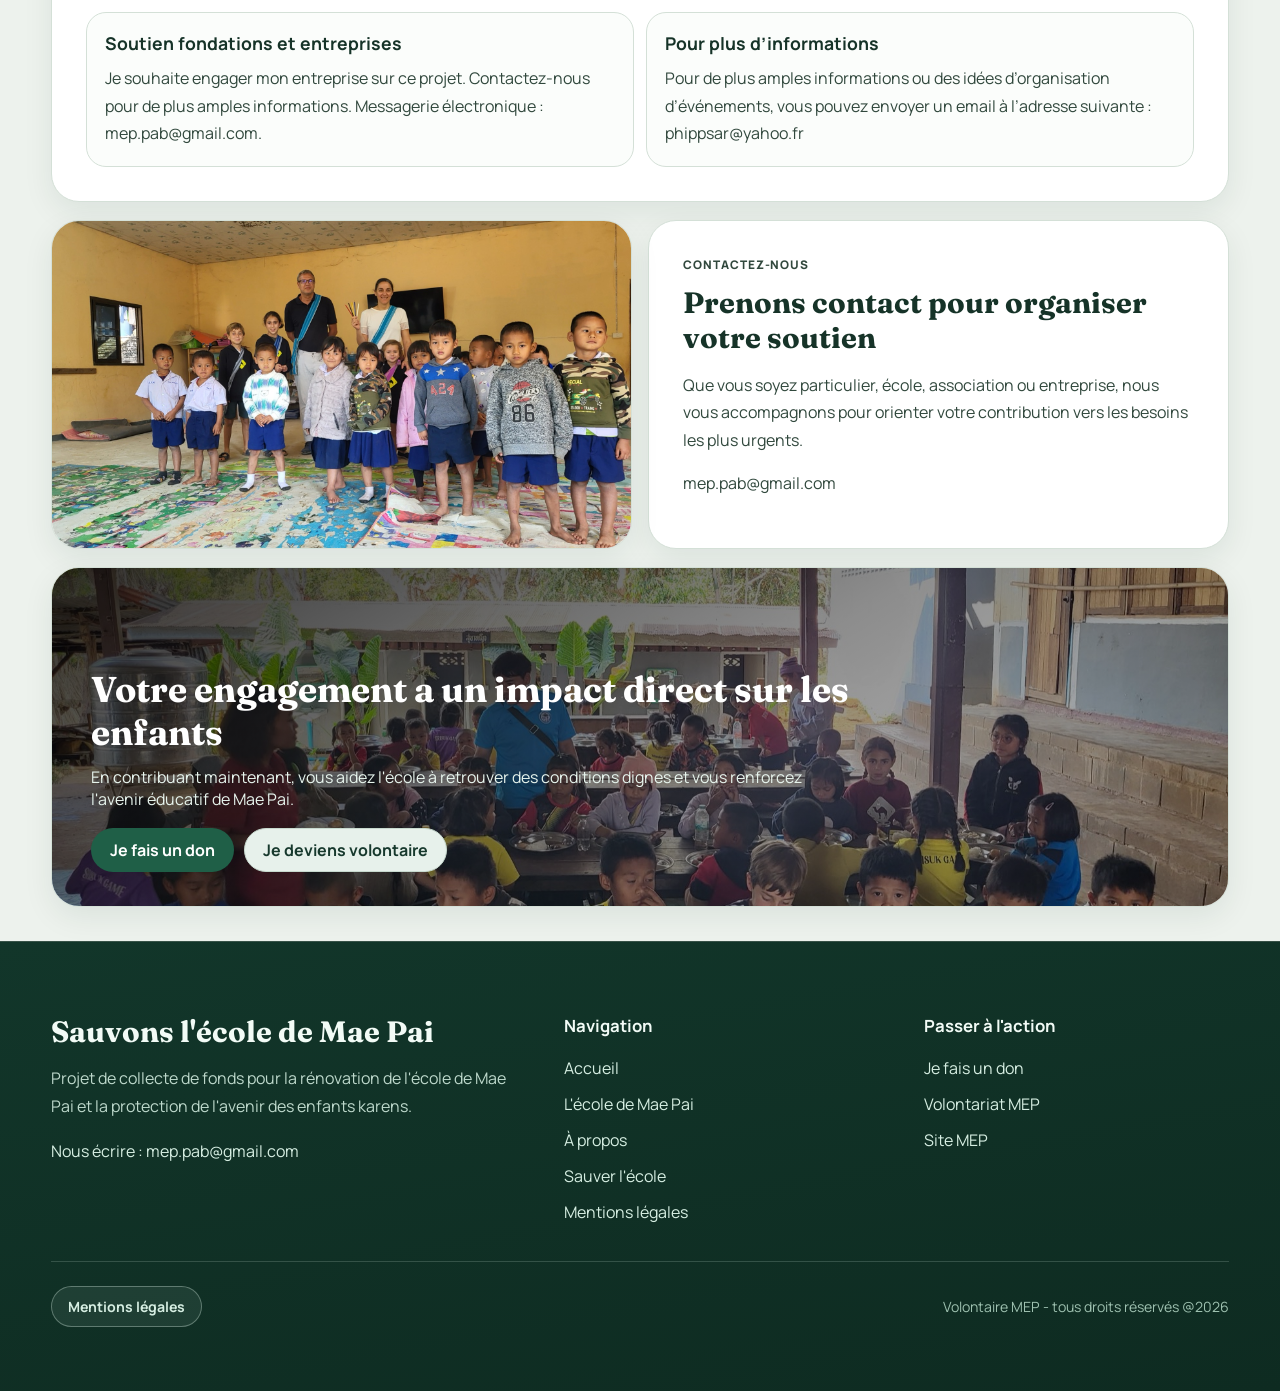
<file: sauver-ecole-mae-pai.html>
<!doctype html>
<html lang="fr">
  <head>
    <meta charset="UTF-8" />
    <meta name="viewport" content="width=device-width, initial-scale=1.0" />
    <title>Sauver l'école de Mae Pai | Mae Pai School Fund</title>
    <meta name="description" content="Volontariat, soutien financier et contact pour sauver l'école de Mae Pai." />
    <link rel="preconnect" href="https://fonts.googleapis.com" />
    <link rel="preconnect" href="https://fonts.gstatic.com" crossorigin />
    <link href="https://fonts.googleapis.com/css2?family=Fraunces:opsz,wght@9..144,600;9..144,700&family=Manrope:wght@400;500;600;700;800&display=swap" rel="stylesheet" />
    <link rel="preload" as="image" href="./assets/images/volontariat-20260209_142952.jpg" />
    <link rel="icon" type="image/svg+xml" href="./assets/favicon.svg" />
    <link rel="stylesheet" href="./styles.css?v=20260302b" />
  </head>
  <body data-page="save" data-title-key="save.title">
    <header class="site-header">
      <div class="container header-row">
        <a class="brand" href="./index.html"><img src="./assets/logo-maepai.svg" alt="Mae Pai School Fund" /></a>
        <nav class="main-nav" id="main-nav">
          <a href="./index.html" data-nav="home" data-i18n="common.navHome"></a>
          <a href="./ecole-mae-pai.html" data-nav="school" data-i18n="common.navSchool"></a>
          <a href="./a-propos.html" data-nav="about" data-i18n="common.navAbout"></a>
          <a href="./sauver-ecole-mae-pai.html" data-nav="save" data-i18n="common.navSave"></a>
          <div class="nav-lang">
            <div class="lang-toggle" role="group" aria-label="Language switch"><button type="button" data-lang="fr">FR</button><button type="button" data-lang="en">EN</button></div>
          </div>
        </nav>
        <div class="header-actions">
          <a class="donate-btn" data-link="donate" target="_blank" rel="noreferrer" data-i18n="common.donate"></a>
          <div class="lang-toggle desktop-lang" role="group" aria-label="Language switch"><button type="button" data-lang="fr">FR</button><button type="button" data-lang="en">EN</button></div>
        </div>
        <button class="menu-toggle" id="menu-toggle" type="button" aria-label="Ouvrir le menu" aria-expanded="false">
          <span></span><span></span><span></span>
        </button>
      </div>
    </header>

    <main class="page-main">
      <section class="container card hero">
        <img src="./assets/images/volontariat-20260209_142952.jpg" alt="Soutien a Mae Pai" width="1800" height="1014" fetchpriority="high" />
        <div class="hero-overlay"></div>
        <div class="hero-content">
          <p class="eyebrow" data-i18n="save.heroKicker"></p>
          <h1 data-i18n="save.heroTitle"></h1>
          <p data-i18n="save.heroText"></p>
          <div class="hero-actions"><a class="btn btn-primary" data-link="donate" target="_blank" rel="noreferrer" data-i18n="common.ctaDonate"></a><a class="btn btn-secondary" data-link="volunteer" target="_blank" rel="noreferrer" data-i18n="common.ctaVolunteer"></a></div>
        </div>
      </section>

      <section class="container section section-grid">
        <article class="card text-card">
          <p class="label" data-i18n="save.vLabel"></p>
          <h2 data-i18n="save.vTitle"></h2>
          <p data-i18n="save.vText1"></p>
          <p data-i18n="save.vText2"></p>
          <p data-i18n="save.vText3"></p>
          <a class="btn btn-secondary" data-link="volunteer" target="_blank" rel="noreferrer" style="margin-top: 12px" data-i18n="common.ctaVolunteer"></a>
        </article>
        <article class="card media-card"><img src="./assets/images/volontariat-20260209_142935.jpg" alt="Volontariat" width="1800" height="1014" loading="lazy" decoding="async" /></article>
      </section>

      <section class="container section" id="soutien-individuel">
        <article class="card text-card">
          <p class="label" data-i18n="save.fLabel"></p>
          <h2 data-i18n="save.fTitle"></h2>
          <div class="quick-links" style="margin-top: 18px">
            <article class="info-card"><h3 data-i18n="save.pTitle"></h3><p data-i18n="save.pText"></p><p data-i18n="save.pText2"></p><a data-link="rib" target="_blank" rel="noreferrer" data-i18n="save.pRibDownload"></a></article>
            <article class="info-card"><h3 data-i18n="save.eTitle"></h3><p data-i18n="save.eText"></p></article>
            <article class="info-card"><h3 data-i18n="save.cTitle"></h3><p data-i18n="save.cText"></p></article>
            <article class="info-card"><h3 data-i18n="save.eInfoTitle"></h3><p data-i18n="save.eInfoText"></p></article>
          </div>
        </article>
      </section>

      <section class="container section section-grid">
        <article class="card media-card"><img src="./assets/images/volontariat-20260128_093129.jpg" alt="Communaute locale" width="1800" height="1014" loading="lazy" decoding="async" /></article>
        <article class="card text-card">
          <p class="label" data-i18n="save.contactLabel"></p>
          <h2 data-i18n="save.contactTitle"></h2>
          <p data-i18n="save.contactText"></p>
          <p><a href="mailto:mep.pab@gmail.com">mep.pab@gmail.com</a></p>
        </article>
      </section>

      <section class="container card spotlight-cta">
        <img src="./assets/images/ecole-20260129_113103.jpg" alt="École de Mae Pai" width="1800" height="1013" loading="lazy" decoding="async" />
        <div class="spotlight-overlay"></div>
        <div class="spotlight-content">
          <h2 data-i18n="save.lastTitle"></h2>
          <p data-i18n="save.lastText"></p>
          <div class="spotlight-actions"><a class="btn btn-primary" data-link="donate" target="_blank" rel="noreferrer" data-i18n="common.ctaDonate"></a><a class="btn btn-secondary" data-link="volunteer" target="_blank" rel="noreferrer" data-i18n="common.ctaVolunteer"></a></div>
        </div>
      </section>
    </main>

    <footer class="site-footer">
      <div class="container footer-wrap">
        <div class="footer-top">
          <div><h2 data-i18n="common.footerTitle"></h2><p data-i18n="common.footerText"></p><div class="footer-links"><a href="mailto:mep.pab@gmail.com" data-i18n="common.footerContact"></a></div></div>
          <div><h3 data-i18n="common.footerNavTitle"></h3><div class="footer-nav"><a href="./index.html" data-i18n="common.navHome"></a><a href="./ecole-mae-pai.html" data-i18n="common.navSchool"></a><a href="./a-propos.html" data-i18n="common.navAbout"></a><a href="./sauver-ecole-mae-pai.html" data-i18n="common.navSave"></a>
              <a href="./mentions-legales.html" data-i18n="common.legalPage"></a></div></div>
          <div><h3 data-i18n="common.footerActionTitle"></h3><div class="footer-actions"><a data-link="donate" target="_blank" rel="noreferrer" data-i18n="common.ctaDonate"></a><a data-link="volunteer" target="_blank" rel="noreferrer" data-i18n="common.volunteerSite"></a><a data-link="mep" target="_blank" rel="noreferrer" data-i18n="common.mepSite"></a></div></div>
        </div>
        <div class="footer-bottom"><a class="footer-legal-link" href="./mentions-legales.html" data-i18n="common.legalPage"></a><span data-i18n="common.footerRights"></span></div>
      </div>
    </footer>

    <script src="./app.js?v=20260302b" defer></script>
  </body>
</html>
</file>
<file: styles.css>
:root {
  --bg: #edf2ed;
  --surface: #ffffff;
  --ink: #163328;
  --muted: #5a6f64;
  --primary: #1f5f47;
  --primary-2: #2d7f60;
  --line: #d4e0d7;
  --radius-xl: 28px;
  --radius-lg: 20px;
  --shadow: 0 10px 30px rgba(19, 49, 37, 0.08);
}

* {
  box-sizing: border-box;
}

html {
  scroll-behavior: smooth;
}

body {
  margin: 0;
  background:
    radial-gradient(circle at 0% 0%, #f6faf6 0%, rgba(246, 250, 246, 0) 32%),
    radial-gradient(circle at 100% 0%, #e8f1ec 0%, rgba(232, 241, 236, 0) 35%),
    var(--bg);
  color: var(--ink);
  font-family: "Manrope", sans-serif;
}

a {
  color: inherit;
  text-decoration: none;
}

img {
  display: block;
  max-width: 100%;
}

.container {
  width: min(1180px, 92vw);
  margin-inline: auto;
}

.site-header {
  position: sticky;
  top: 0;
  z-index: 30;
  border-bottom: 1px solid color-mix(in srgb, var(--line) 80%, transparent 20%);
  background: color-mix(in srgb, var(--bg) 85%, #fff 15%);
  backdrop-filter: blur(8px);
}

.header-row {
  min-height: 78px;
  display: flex;
  align-items: center;
  justify-content: space-between;
  gap: 16px;
}

.brand img {
  width: 160px;
  height: 35px;
}

.menu-toggle {
  display: none;
  width: 42px;
  height: 42px;
  border-radius: 10px;
  border: 1px solid var(--line);
  background: #fff;
  align-items: center;
  justify-content: center;
  flex-direction: column;
  gap: 4px;
  cursor: pointer;
}

.menu-toggle span {
  width: 18px;
  height: 2px;
  background: var(--ink);
  border-radius: 999px;
  transition: transform 180ms ease, opacity 180ms ease;
}

.menu-toggle.open span:nth-child(1) {
  transform: translateY(6px) rotate(45deg);
}

.menu-toggle.open span:nth-child(2) {
  opacity: 0;
}

.menu-toggle.open span:nth-child(3) {
  transform: translateY(-6px) rotate(-45deg);
}

.main-nav {
  display: flex;
  flex-wrap: wrap;
  justify-content: center;
  gap: 16px;
  flex: 1;
}

.main-nav a {
  color: var(--muted);
  font-weight: 600;
  font-size: 0.92rem;
}

.main-nav a.active,
.main-nav a:hover {
  color: var(--primary);
}

.header-actions {
  display: flex;
  align-items: center;
  gap: 10px;
}

.nav-lang {
  display: none;
}

.desktop-lang {
  display: inline-flex;
}

.donate-btn,
.btn {
  display: inline-flex;
  align-items: center;
  justify-content: center;
  min-height: 44px;
  border-radius: 999px;
  font-weight: 700;
  border: 1px solid transparent;
  padding: 0 18px;
  transition: transform 180ms ease, filter 180ms ease, box-shadow 180ms ease;
}

.donate-btn,
.btn-primary {
  background: var(--primary);
  color: #fff;
}

.donate-btn {
  box-shadow: 0 8px 24px rgba(31, 95, 71, 0.25);
}

.donate-btn:hover,
.btn:hover {
  transform: scale(1.03);
  filter: brightness(0.94);
}

.btn-secondary {
  background: #e7f1eb;
  border-color: #c7d9ce;
  color: #17392d;
}

.lang-toggle {
  display: inline-flex;
  padding: 4px;
  border: 1px solid var(--line);
  border-radius: 999px;
  background: #fff;
}

.lang-toggle button {
  min-width: 42px;
  height: 32px;
  border: 0;
  border-radius: 999px;
  background: transparent;
  color: var(--muted);
  font-weight: 700;
  cursor: pointer;
}

.lang-toggle button.active {
  background: var(--primary);
  color: #fff;
}

.page-main {
  padding: 24px 0 0;
}

.card {
  background: var(--surface);
  border: 1px solid var(--line);
  border-radius: var(--radius-xl);
  box-shadow: var(--shadow);
  overflow: hidden;
}

.hero {
  position: relative;
  min-height: clamp(360px, 62vh, 560px);
  overflow: hidden;
}

.hero img {
  position: absolute;
  inset: 0;
  width: 100%;
  height: 100%;
  object-fit: cover;
}

.hero-overlay {
  position: absolute;
  inset: 0;
  background: linear-gradient(
    155deg,
    rgba(0, 0, 0, 0.78) 0%,
    rgba(0, 0, 0, 0.42) 46%,
    rgba(0, 0, 0, 0.2) 100%
  );
}

.hero-content {
  position: absolute;
  left: clamp(18px, 3vw, 40px);
  right: clamp(18px, 3vw, 40px);
  bottom: clamp(18px, 3vw, 34px);
  max-width: 760px;
}

.eyebrow {
  margin: 0 0 12px;
  color: #d1e8db;
  text-transform: uppercase;
  letter-spacing: 0.08em;
  font-size: 0.74rem;
  font-weight: 800;
}

.hero h1 {
  margin: 0;
  color: #fff;
  font-family: "Fraunces", serif;
  font-size: clamp(1.85rem, 3.2vw, 3.3rem);
  line-height: 1.08;
}

.hero p {
  color: #e8f3ed;
  margin: 14px 0 0;
  line-height: 1.68;
  font-size: clamp(0.96rem, 1.2vw, 1.08rem);
}

.hero-actions {
  display: flex;
  gap: 10px;
  margin-top: 22px;
  flex-wrap: wrap;
}

.section {
  margin-top: 18px;
}

.section-grid {
  display: grid;
  grid-template-columns: repeat(2, minmax(0, 1fr));
  gap: 16px;
  align-items: stretch;
}

.section-grid.three {
  grid-template-columns: repeat(3, minmax(0, 1fr));
}

.text-card {
  padding: clamp(20px, 3vw, 34px);
}

.label {
  margin: 0 0 10px;
  color: var(--primary);
  text-transform: uppercase;
  letter-spacing: 0.08em;
  font-size: 0.74rem;
  font-weight: 800;
}

h2 {
  margin: 0;
  font-family: "Fraunces", serif;
  font-size: clamp(1.5rem, 2.3vw, 2.25rem);
  line-height: 1.2;
}

.text-card p,
.info-card p,
.footer-wrap p {
  line-height: 1.72;
  color: #31483d;
}

.media-card img,
.feature-card img {
  width: 100%;
  height: 100%;
  object-fit: cover;
}

.section-grid > .media-card {
  position: relative;
  min-height: 0;
  overflow: hidden;
}

.section-grid > .media-card img {
  position: absolute;
  inset: 0;
  width: 100%;
  height: 100%;
  object-fit: cover;
}

.feature-card {
  display: grid;
  grid-template-rows: 220px auto;
  background: #fff;
  overflow: hidden;
}

.feature-card .body {
  padding: 16px 18px 20px;
  background: #fff;
  position: relative;
  z-index: 1;
  -webkit-transform: translateZ(0);
  transform: translateZ(0);
}

.feature-card h3,
.info-card h3 {
  margin: 0;
  font-size: 1.1rem;
}

.feature-card p {
  margin: 10px 0 0;
}

.feature-card .feature-amount {
  margin-top: 8px;
  font-weight: 800;
  color: #1f5f47;
}

.feature-card img {
  display: block;
  width: 100%;
  height: 100%;
  object-fit: cover;
}

.quick-links {
  display: grid;
  grid-template-columns: repeat(2, minmax(0, 1fr));
  gap: 12px;
}

.info-card {
  padding: 18px;
  border-radius: var(--radius-lg);
  border: 1px solid var(--line);
  background: #fbfdfb;
}

.info-card p {
  margin: 10px 0 0;
}

.info-card a {
  display: inline-block;
  margin-top: 12px;
  color: var(--primary);
  font-weight: 700;
}

.stats {
  display: grid;
  grid-template-columns: repeat(3, minmax(0, 1fr));
  gap: 12px;
}

.stat {
  padding: 18px;
  border: 1px solid var(--line);
  border-radius: var(--radius-lg);
  background: #f9fcfa;
}

.stat .value {
  margin: 0;
  font-family: "Fraunces", serif;
  font-size: 1.7rem;
  color: var(--primary);
}

.stat .name {
  margin: 8px 0 0;
  color: var(--muted);
  font-size: 0.92rem;
}

.spotlight-cta {
  margin-top: 18px;
  position: relative;
  min-height: 340px;
  overflow: hidden;
}

.spotlight-cta img {
  position: absolute;
  inset: 0;
  width: 100%;
  height: 100%;
  object-fit: cover;
}

.spotlight-overlay {
  position: absolute;
  inset: 0;
  background: linear-gradient(
    150deg,
    rgba(0, 0, 0, 0.8) 0%,
    rgba(0, 0, 0, 0.44) 50%,
    rgba(0, 0, 0, 0.22) 100%
  );
}

.spotlight-content {
  position: absolute;
  left: clamp(18px, 3vw, 40px);
  right: clamp(18px, 3vw, 40px);
  bottom: clamp(18px, 3vw, 34px);
  max-width: 760px;
}

.spotlight-content h2 {
  color: #fff;
  font-size: clamp(1.7rem, 2.8vw, 2.8rem);
}

.spotlight-content p {
  color: #e7f4ed;
  margin: 12px 0 0;
}

.spotlight-actions {
  display: flex;
  gap: 10px;
  margin-top: 18px;
  flex-wrap: wrap;
}

.site-footer {
  margin-top: 34px;
  background: linear-gradient(170deg, #12362a 0%, #0e2b21 100%);
  color: #d6eee2;
  border-top: 1px solid rgba(212, 224, 215, 0.2);
  min-height: 50vh;
}

.footer-wrap {
  padding: 72px 0 44px;
}

.footer-top {
  display: grid;
  grid-template-columns: 1.5fr 1fr 1fr;
  gap: 56px;
}

.footer-wrap h2,
.footer-wrap h3 {
  margin: 0;
  color: #f2fbf6;
}

.footer-wrap h3 {
  font-size: 1.05rem;
}

.footer-wrap p {
  color: #bdd8cb;
}

.footer-links,
.footer-nav,
.footer-actions {
  margin-top: 20px;
  display: grid;
  gap: 14px;
}

.footer-wrap a {
  color: #d6eee2;
}

.footer-wrap a:hover {
  color: #9ce5c1;
}

.footer-bottom {
  margin-top: 38px;
  border-top: 1px solid rgba(214, 238, 226, 0.18);
  padding-top: 24px;
  font-size: 0.88rem;
  color: #9ec1b0;
  display: flex;
  align-items: center;
  justify-content: space-between;
  gap: 16px;
  flex-wrap: wrap;
}

.footer-legal-link {
  display: inline-flex;
  align-items: center;
  justify-content: center;
  padding: 10px 16px;
  border-radius: 999px;
  border: 1px solid rgba(214, 238, 226, 0.35);
  background: rgba(214, 238, 226, 0.08);
  color: #e6f6ee;
  font-weight: 700;
  transition: background 0.2s ease, transform 0.2s ease, border-color 0.2s ease;
}

.footer-legal-link:hover {
  background: rgba(214, 238, 226, 0.18);
  border-color: rgba(214, 238, 226, 0.6);
  color: #fff;
  transform: translateY(-1px);
}

@media (max-width: 1020px) {
  .header-row {
    flex-wrap: wrap;
    justify-content: space-between;
    padding: 10px 0;
  }

  .menu-toggle {
    display: inline-flex;
    order: 3;
  }

  .main-nav {
    display: none;
    width: 100%;
    order: 4;
    padding: 10px 0 2px;
    flex-direction: column;
    align-items: flex-start;
    gap: 10px;
  }

  .main-nav.open {
    display: flex;
  }

  .nav-lang {
    display: block;
    margin-top: 6px;
  }

  .desktop-lang {
    display: none;
  }

  .nav-lang .lang-toggle {
    padding: 2px;
  }

  .nav-lang .lang-toggle button {
    min-width: 38px;
    height: 30px;
  }

  .header-actions {
    order: 2;
  }

  .section-grid,
  .section-grid.three,
  .quick-links,
  .stats,
  .footer-top {
    grid-template-columns: 1fr;
  }

  .footer-bottom {
    align-items: flex-start;
    justify-content: flex-start;
    flex-direction: column;
  }
}

@media (max-width: 720px) {
  .hero {
    display: flex;
    align-items: flex-end;
    min-height: 420px;
  }

  .hero-content {
    position: relative;
    left: auto;
    right: auto;
    bottom: auto;
    max-width: 100%;
    width: 100%;
    padding: 20px 18px 18px;
  }

  .feature-card {
    grid-template-rows: 190px auto;
  }

  .feature-card .body {
    background: #fff;
  }

  .spotlight-cta {
    min-height: 380px;
  }

  .header-actions {
    width: auto;
    justify-content: flex-end;
  }
}
</file>
